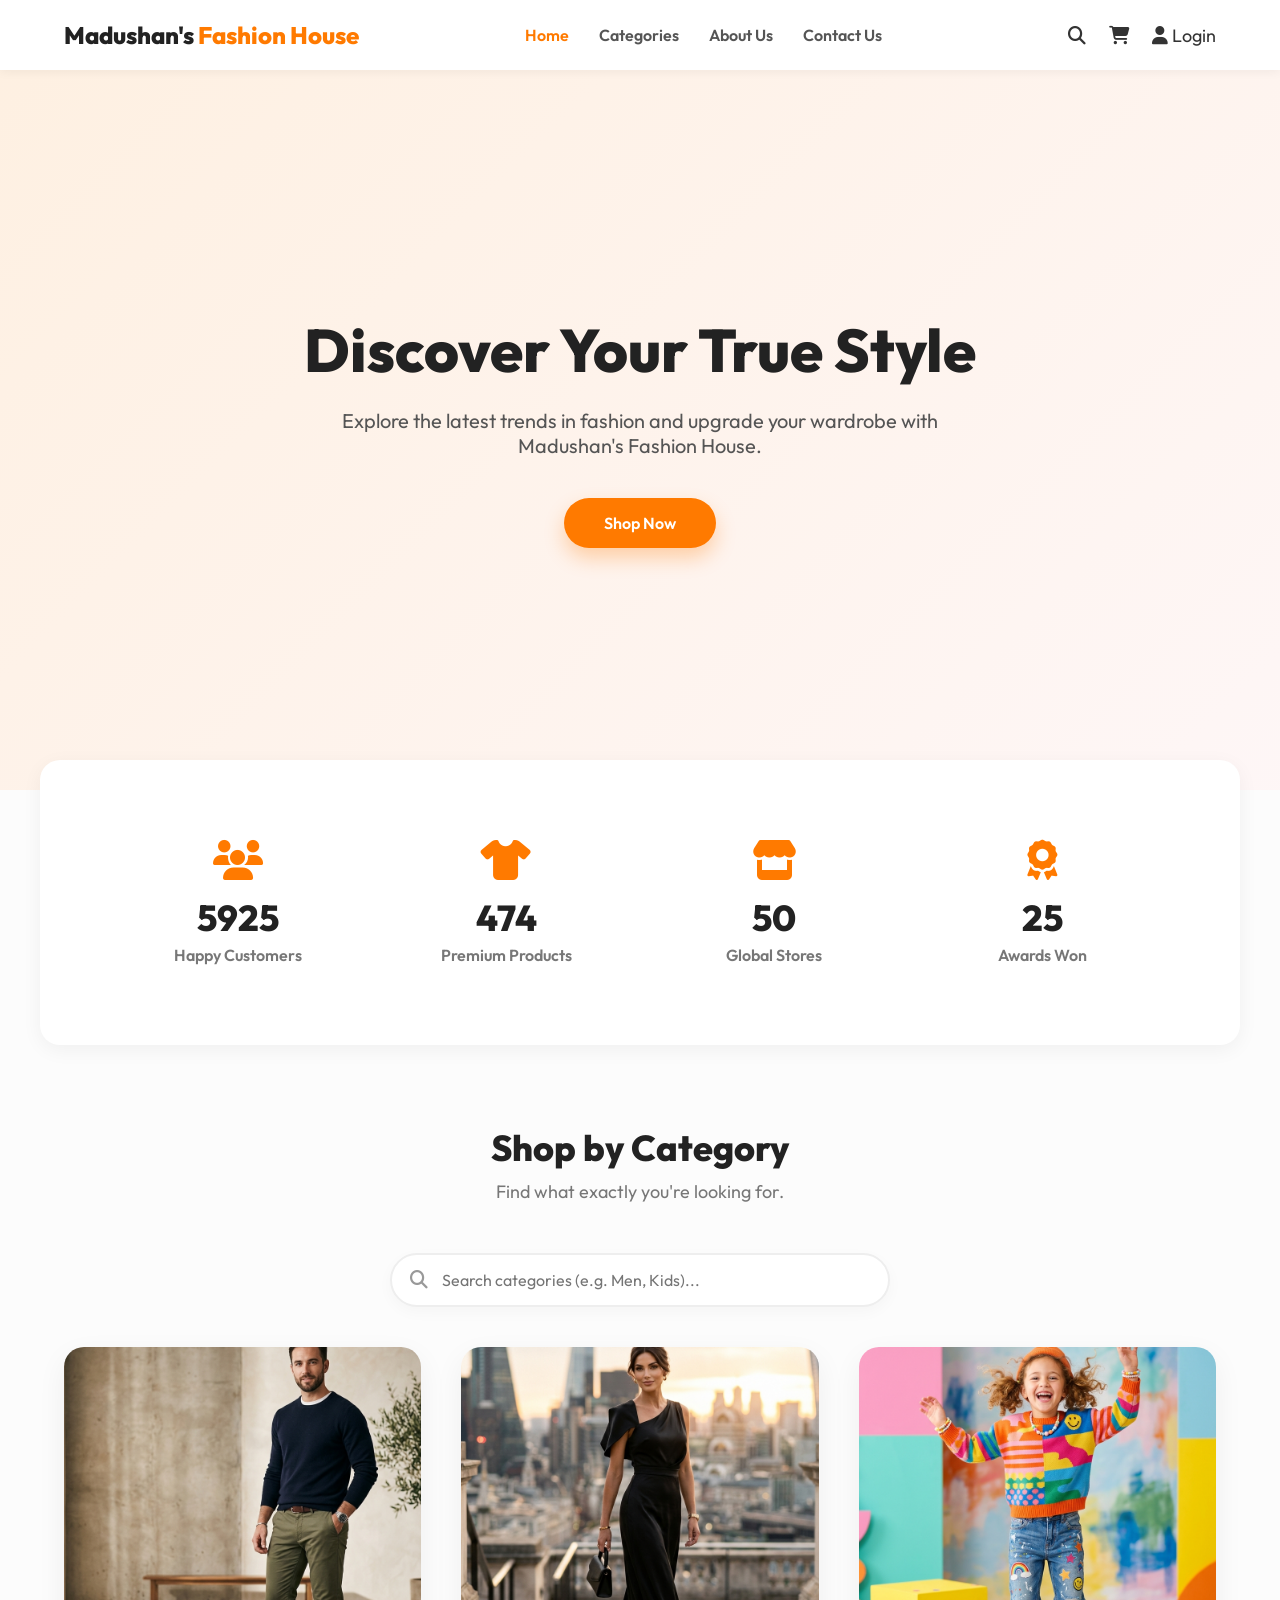
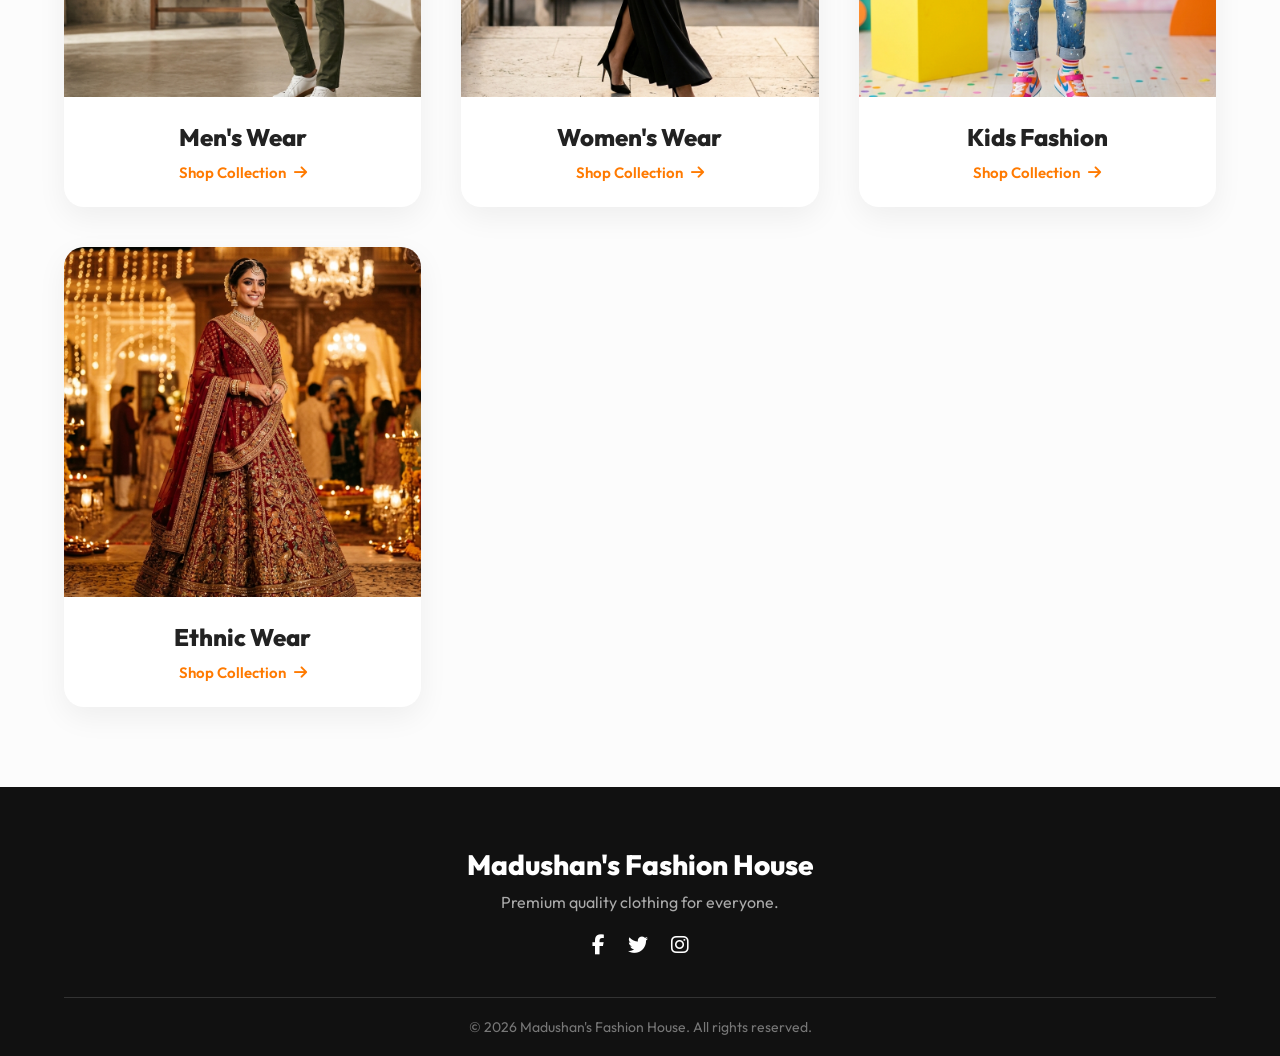
<file: index.html>
<!DOCTYPE html>
<html lang="en">
<head>
    <meta charset="UTF-8">
    <meta name="viewport" content="width=device-width, initial-scale=1.0">
    <title>Madushan's Fashion House</title>
    <link rel="stylesheet" href="assets/css/style.css">
    <link href="https://fonts.googleapis.com/css2?family=Outfit:wght@300;400;600;800&display=swap" rel="stylesheet">
    <link rel="stylesheet" href="https://cdnjs.cloudflare.com/ajax/libs/font-awesome/6.4.0/css/all.min.css">
</head>
<body>
    <!-- Navbar -->
    <nav class="navbar">
        <div class="logo">
            <h1>Madushan's <span>Fashion House</span></h1>
        </div>
        <ul class="nav-links">
            <li><a href="index.html" class="active">Home</a></li>
            <li><a href="index.html#categories">Categories</a></li>
            <li><a href="about.html">About Us</a></li>
            <li><a href="contact.html">Contact Us</a></li>
        </ul>
        <div class="nav-icons">
            <a href="#"><i class="fas fa-search"></i></a>
            <a href="#"><i class="fas fa-shopping-cart"></i></a>
            <a href="login.html"><i class="fas fa-user"></i> Login</a>
        </div>
    </nav>

    <!-- Hero Section -->
    <header class="hero">
        <div class="hero-content">
            <h2>Discover Your True Style</h2>
            <p>Explore the latest trends in fashion and upgrade your wardrobe with Madushan's Fashion House.</p>
            <a href="#categories" class="btn">Shop Now</a>
        </div>
    </header>

    <!-- number section -->
    <section class="stats-section">
        <div class="stat-box fade-in">
            <i class="fas fa-users"></i>
            <h3 class="counter" data-target="15000">0</h3>
            <p>Happy Customers</p>
        </div>
        <div class="stat-box fade-in">
            <i class="fas fa-tshirt"></i>
            <h3 class="counter" data-target="1200">0</h3>
            <p>Premium Products</p>
        </div>
        <div class="stat-box fade-in">
            <i class="fas fa-store"></i>
            <h3 class="counter" data-target="50">0</h3>
            <p>Global Stores</p>
        </div>
        <div class="stat-box fade-in">
            <i class="fas fa-award"></i>
            <h3 class="counter" data-target="25">0</h3>
            <p>Awards Won</p>
        </div>
    </section>

    <!-- categories -->
    <section id="categories" class="categories-section">
        <div class="section-title">
            <h2>Shop by Category</h2>
            <p>Find what exactly you're looking for.</p>
        </div>

        <!-- search filtering -->
        <div class="search-container fade-in">
            <div class="search-wrapper">
                <i class="fas fa-search"></i>
                <input type="text" id="categorySearch" placeholder="Search categories (e.g. Men, Kids)...">
            </div>
        </div>
        
        <div class="category-grid">
            <!-- card 1 -->
            <div class="category-card fade-in">
                <div class="card-image-wrapper">
                    <img src="assets/images/mens.png" alt="Men's Wear">
                </div>
                <div class="card-content">
                    <h3>Men's Wear</h3>
                    <a href="#" class="shop-link">Shop Collection <i class="fas fa-arrow-right"></i></a>
                </div>
            </div>

            <!-- Card 2 -->
            <div class="category-card fade-in">
                <div class="card-image-wrapper">
                    <img src="assets/images/womens.png" alt="Women's Wear">
                </div>
                <div class="card-content">
                    <h3>Women's Wear</h3>
                    <a href="#" class="shop-link">Shop Collection <i class="fas fa-arrow-right"></i></a>
                </div>
            </div>

            <!-- Card 3 -->
            <div class="category-card fade-in">
                <div class="card-image-wrapper">
                    <img src="assets/images/kids.png" alt="Kids Fashion">
                </div>
                <div class="card-content">
                    <h3>Kids Fashion</h3>
                    <a href="#" class="shop-link">Shop Collection <i class="fas fa-arrow-right"></i></a>
                </div>
            </div>

            <!-- Card 4 -->
            <div class="category-card fade-in">
                <div class="card-image-wrapper">
                    <img src="assets/images/ethnic.png" alt="Ethnic Wear">
                </div>
                <div class="card-content">
                    <h3>Ethnic Wear</h3>
                    <a href="#" class="shop-link">Shop Collection <i class="fas fa-arrow-right"></i></a>
                </div>
            </div>
        </div>
    </section>

    <!-- footer area -->
    <footer>
        <div class="footer-content">
            <h3>Madushan's Fashion House</h3>
            <p>Premium quality clothing for everyone.</p>
            <div class="socials">
                <a href="#"><i class="fab fa-facebook-f"></i></a>
                <a href="#"><i class="fab fa-twitter"></i></a>
                <a href="#"><i class="fab fa-instagram"></i></a>
            </div>
        </div>
        <div class="footer-bottom">
            <p>&copy; 2026 Madushan's Fashion House. All rights reserved.</p>
        </div>
    </footer>

    <script src="assets/js/script.js"></script>
</body>
</html>
</file>
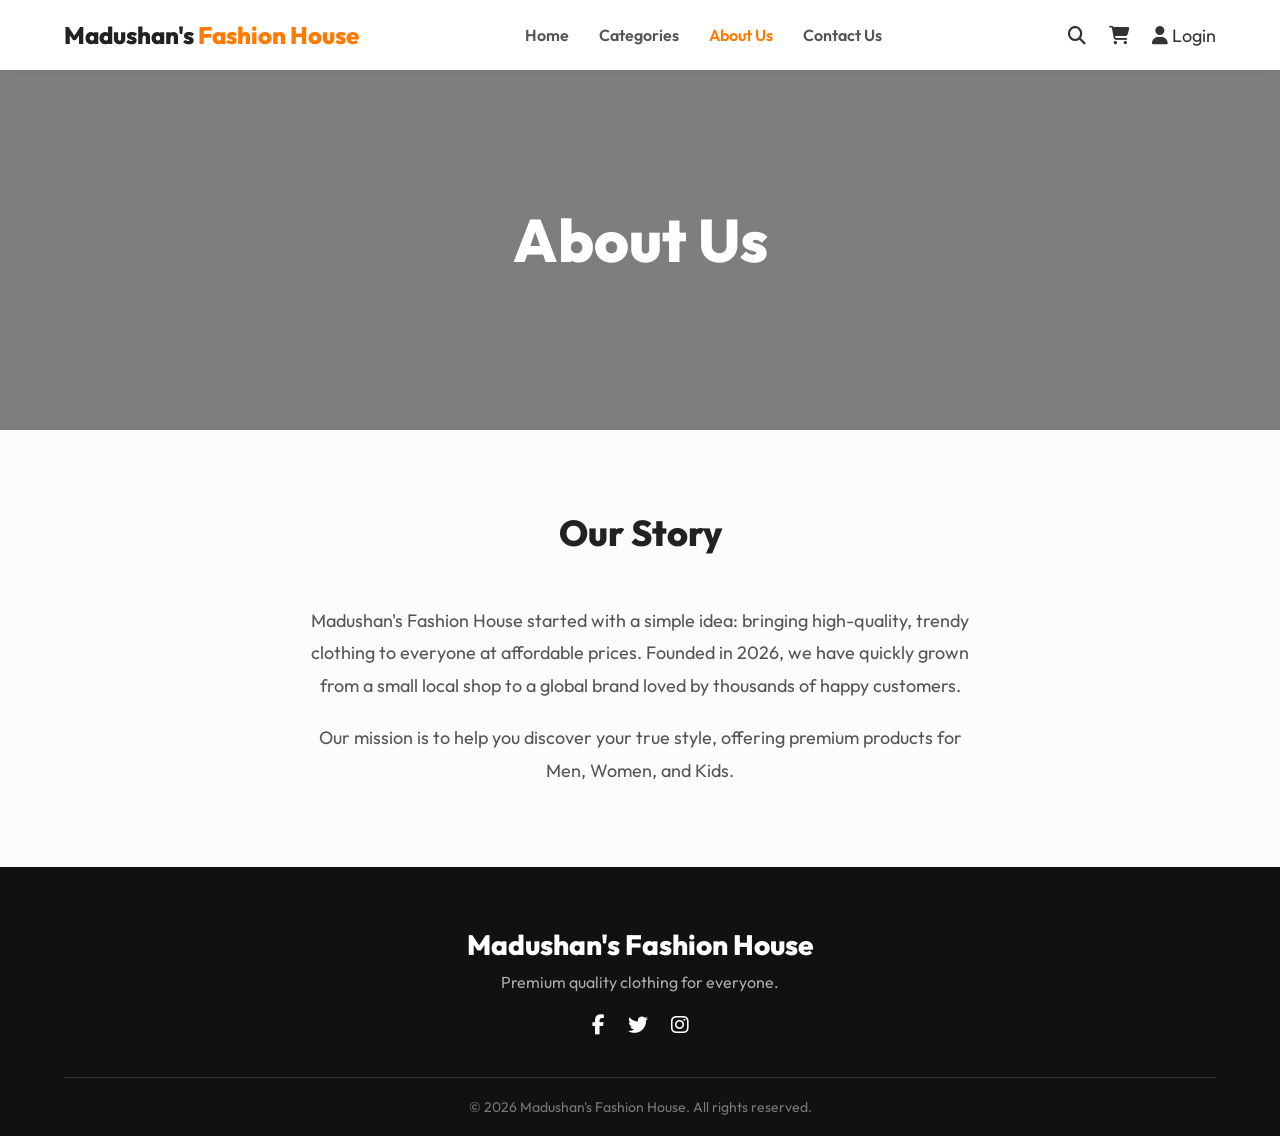
<file: about.html>
<!DOCTYPE html>
<html lang="en">
<head>
    <meta charset="UTF-8">
    <meta name="viewport" content="width=device-width, initial-scale=1.0">
    <title>About Us - Madushan's Fashion House</title>
    <link rel="stylesheet" href="assets/css/style.css">
    <link href="https://fonts.googleapis.com/css2?family=Outfit:wght@300;400;600;800&display=swap" rel="stylesheet">
    <link rel="stylesheet" href="https://cdnjs.cloudflare.com/ajax/libs/font-awesome/6.4.0/css/all.min.css">
</head>
<body>
    <!-- navbar -->
    <nav class="navbar">
        <div class="logo">
            <h1>Madushan's <span>Fashion House</span></h1>
        </div>
        <ul class="nav-links">
            <li><a href="index.html">Home</a></li>
            <li><a href="index.html#categories">Categories</a></li>
            <li><a href="about.html" class="active">About Us</a></li>
            <li><a href="contact.html">Contact Us</a></li>
        </ul>
        <div class="nav-icons">
            <a href="#"><i class="fas fa-search"></i></a>
            <a href="#"><i class="fas fa-shopping-cart"></i></a>
            <a href="login.html"><i class="fas fa-user"></i> Login</a>
        </div>
    </nav>

    <!-- header -->
    <header class="hero" style="height: 40vh; background-image: linear-gradient(rgba(0,0,0,0.5), rgba(0,0,0,0.5)), url('https://images.unsplash.com/photo-1441984904996-e0b6ba687e04?ixlib=rb-4.0.3&auto=format&fit=crop&w=1920&q=80');">
        <div class="hero-content">
            <h2 style="color: white;">About Us</h2>
        </div>
    </header>

    <!-- about text -->
    <section class="categories-section fade-in" style="max-width: 800px; margin: auto;">
        <div class="section-title">
            <h2>Our Story</h2>
        </div>
        <p style="font-size: 18px; line-height: 1.8; color: #555; text-align: center; margin-bottom: 20px;">
            Madushan's Fashion House started with a simple idea: bringing high-quality, trendy clothing to everyone at affordable prices. Founded in 2026, we have quickly grown from a small local shop to a global brand loved by thousands of happy customers.
        </p>
        <p style="font-size: 18px; line-height: 1.8; color: #555; text-align: center;">
            Our mission is to help you discover your true style, offering premium products for Men, Women, and Kids.
        </p>
    </section>

    <!-- footer -->
    <footer>
        <div class="footer-content">
            <h3>Madushan's Fashion House</h3>
            <p>Premium quality clothing for everyone.</p>
            <div class="socials">
                <a href="#"><i class="fab fa-facebook-f"></i></a>
                <a href="#"><i class="fab fa-twitter"></i></a>
                <a href="#"><i class="fab fa-instagram"></i></a>
            </div>
        </div>
        <div class="footer-bottom">
            <p>&copy; 2026 Madushan's Fashion House. All rights reserved.</p>
        </div>
    </footer>

    <script src="assets/js/script.js"></script>
</body>
</html>
</file>
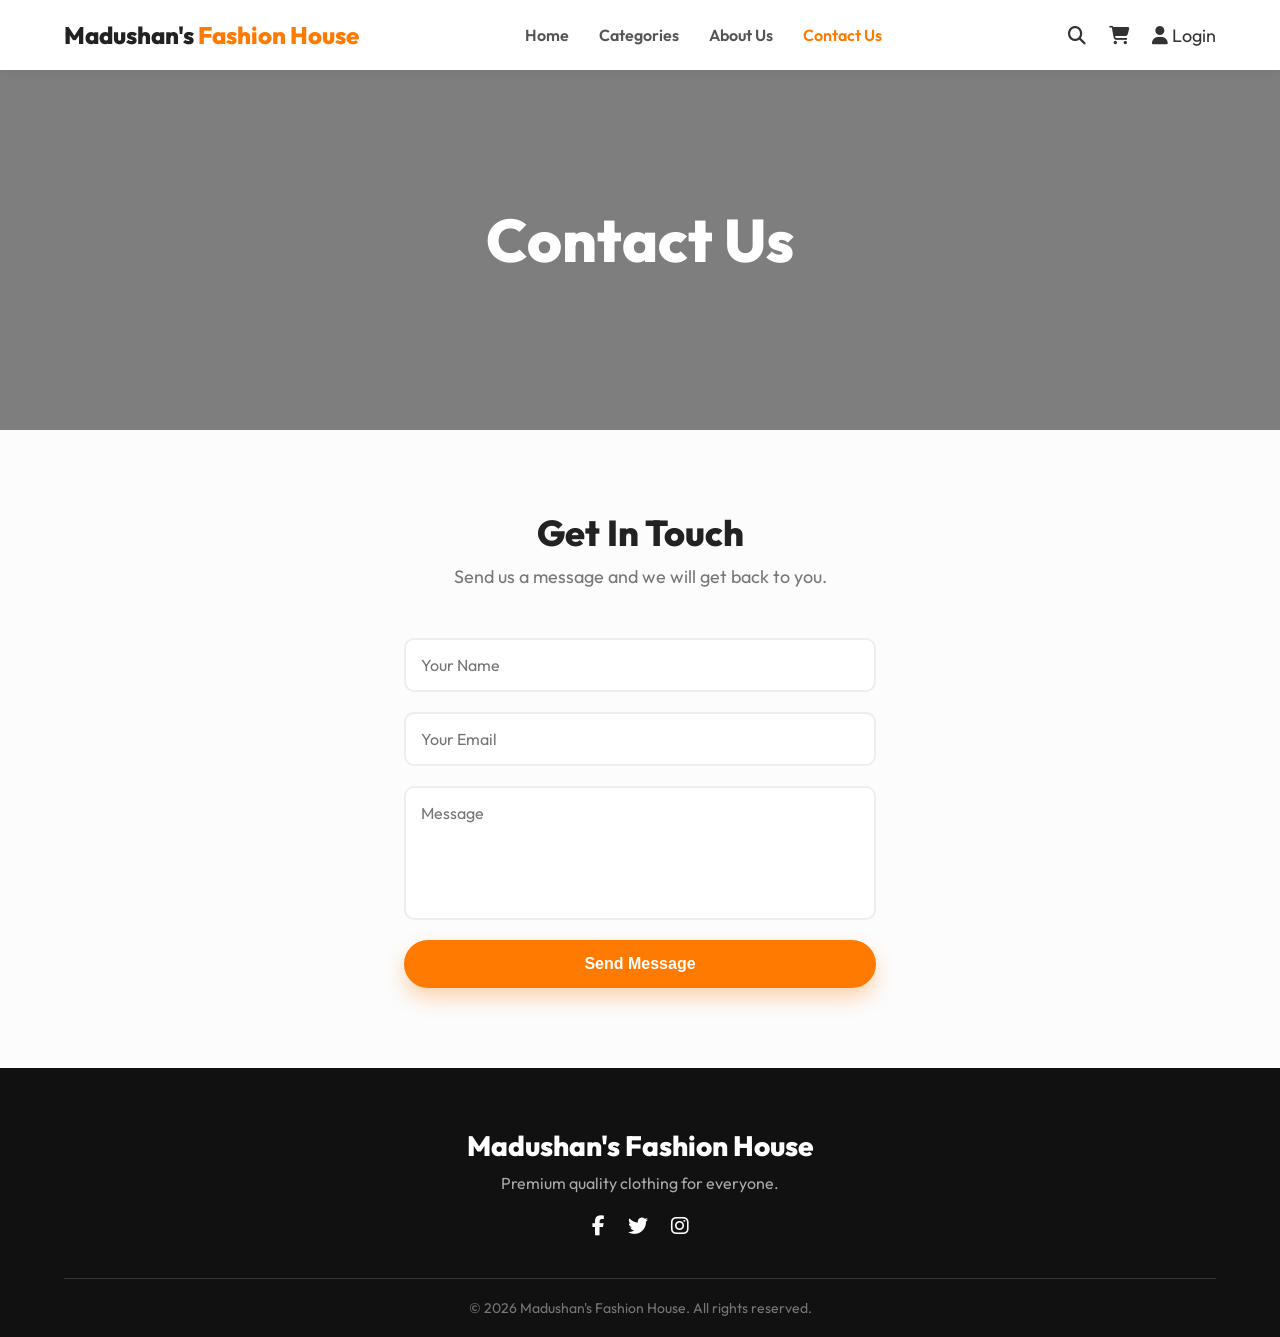
<file: contact.html>
<!DOCTYPE html>
<html lang="en">
<head>
    <meta charset="UTF-8">
    <meta name="viewport" content="width=device-width, initial-scale=1.0">
    <title>Contact Us - Madushan's Fashion House</title>
    <link rel="stylesheet" href="assets/css/style.css">
    <link href="https://fonts.googleapis.com/css2?family=Outfit:wght@300;400;600;800&display=swap" rel="stylesheet">
    <link rel="stylesheet" href="https://cdnjs.cloudflare.com/ajax/libs/font-awesome/6.4.0/css/all.min.css">
</head>
<body>
    <!-- navbar -->
    <nav class="navbar">
        <div class="logo">
            <h1>Madushan's <span>Fashion House</span></h1>
        </div>
        <ul class="nav-links">
            <li><a href="index.html">Home</a></li>
            <li><a href="index.html#categories">Categories</a></li>
            <li><a href="about.html">About Us</a></li>
            <li><a href="contact.html" class="active">Contact Us</a></li>
        </ul>
        <div class="nav-icons">
            <a href="#"><i class="fas fa-search"></i></a>
            <a href="#"><i class="fas fa-shopping-cart"></i></a>
            <a href="login.html"><i class="fas fa-user"></i> Login</a>
        </div>
    </nav>

    <!-- header -->
    <header class="hero" style="height: 40vh; background-image: linear-gradient(rgba(0,0,0,0.5), rgba(0,0,0,0.5)), url('https://images.unsplash.com/photo-1523381210434-271e8be1f52b?ixlib=rb-4.0.3&auto=format&fit=crop&w=1920&q=80');">
        <div class="hero-content">
            <h2 style="color: white;">Contact Us</h2>
        </div>
    </header>

    <!-- content area -->
    <section class="categories-section fade-in" style="max-width: 600px; margin: auto;">
        <div class="section-title">
            <h2>Get In Touch</h2>
            <p>Send us a message and we will get back to you.</p>
        </div>
        
        <form style="display: flex; flex-direction: column; gap: 20px;">
            <input type="text" placeholder="Your Name" style="padding: 15px; border: 2px solid #eee; border-radius: 10px; font-family: 'Outfit'; font-size: 16px;">
            <input type="email" placeholder="Your Email" style="padding: 15px; border: 2px solid #eee; border-radius: 10px; font-family: 'Outfit'; font-size: 16px;">
            <textarea placeholder="Message" rows="5" style="padding: 15px; border: 2px solid #eee; border-radius: 10px; font-family: 'Outfit'; font-size: 16px; resize: none;"></textarea>
            <button type="button" class="btn" onclick="alert('Message Sent!')" style="border: none; cursor: pointer;">Send Message</button>
        </form>
    </section>

    <!-- footer area -->
    <footer>
        <div class="footer-content">
            <h3>Madushan's Fashion House</h3>
            <p>Premium quality clothing for everyone.</p>
            <div class="socials">
                <a href="#"><i class="fab fa-facebook-f"></i></a>
                <a href="#"><i class="fab fa-twitter"></i></a>
                <a href="#"><i class="fab fa-instagram"></i></a>
            </div>
        </div>
        <div class="footer-bottom">
            <p>&copy; 2026 Madushan's Fashion House. All rights reserved.</p>
        </div>
    </footer>

    <script src="assets/js/script.js"></script>
</body>
</html>
</file>
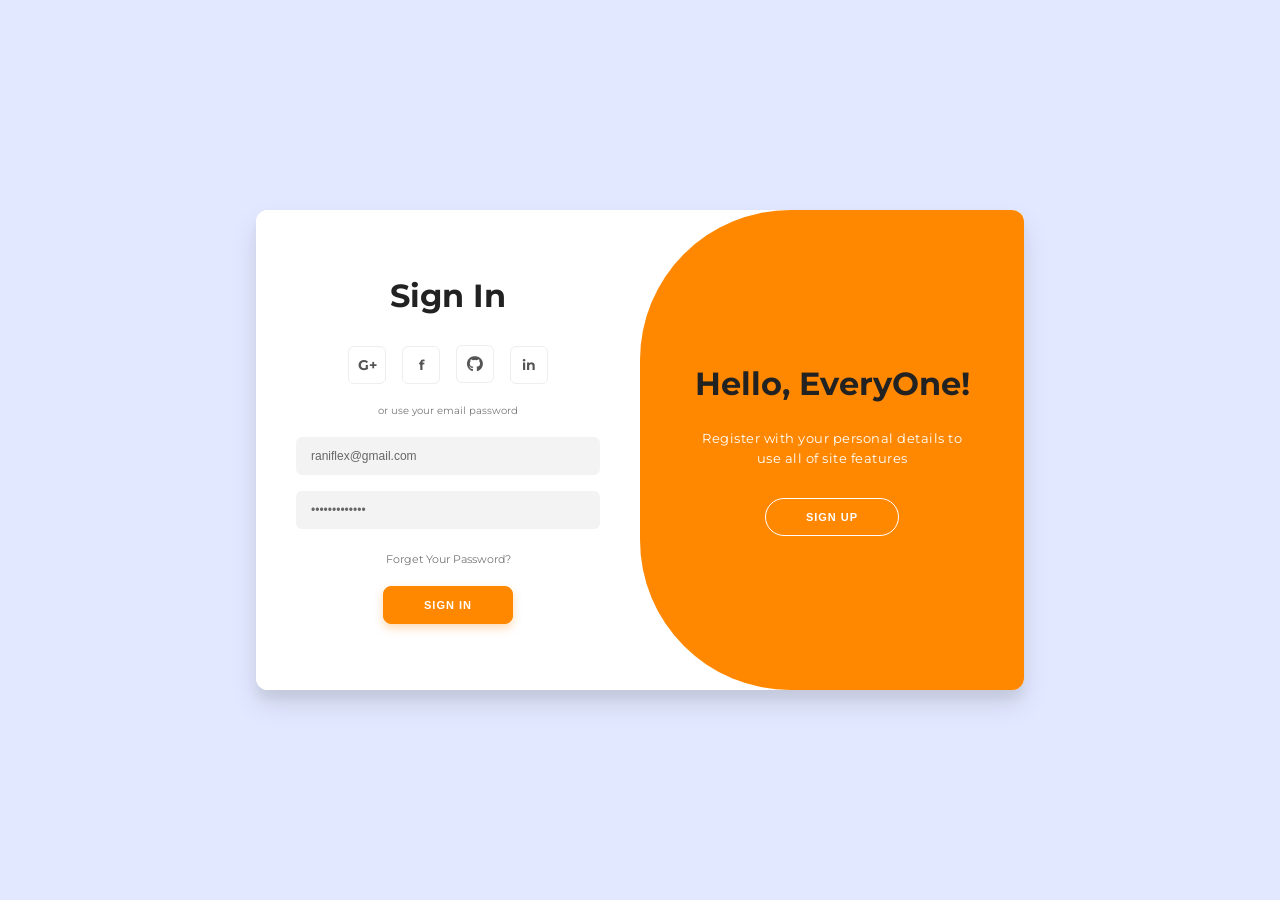
<file: login.html>
<!DOCTYPE html>
<html lang="en">
<head>
    <meta charset="UTF-8">
    <meta name="viewport" content="width=device-width, initial-scale=1.0">
    <title>Madushan's Fashion House - Login</title>
    <link rel="stylesheet" href="assets/css/login.css">
    <link href="https://fonts.googleapis.com/css2?family=Montserrat:wght@400;600;700;800&display=swap" rel="stylesheet">
    <link rel="stylesheet" href="https://cdnjs.cloudflare.com/ajax/libs/font-awesome/6.4.0/css/all.min.css">
</head>
<body>
    <div class="container" id="container">
        <!-- sign up part -->
        <div class="form-container sign-up-container">
            <form action="#">
                <h1>Create Account</h1>
                <div class="social-container">
                    <a href="#" class="social" style="font-weight:bold; font-size: 14px;">G+</a>
                    <a href="#" class="social" style="font-weight:bold; font-size: 14px;">f</a>
                    <a href="#" class="social"><i class="fab fa-github"></i></a>
                    <a href="#" class="social" style="font-weight:bold; font-size: 14px;">in</a>
                </div>
                <span class="sub-text">or use your email for registration</span>
                <input type="text" placeholder="Name" />
                <input type="email" placeholder="Email" />
                <input type="password" placeholder="Password" />
                <button type="button" class="form-btn">SIGN UP</button>
            </form>
        </div>
        
        <!-- sign in part -->
        <div class="form-container sign-in-container">
            <form action="#">
                <h1>Sign In</h1>
                <div class="social-container">
                    <a href="#" class="social" style="font-weight:bold; font-size: 14px;">G+</a>
                    <a href="#" class="social" style="font-weight:bold; font-size: 14px;">f</a>
                    <a href="#" class="social"><i class="fab fa-github"></i></a>
                    <a href="#" class="social" style="font-weight:bold; font-size: 14px;">in</a>
                </div>
                <span class="sub-text">or use your email password</span>
                <input type="email" placeholder="Email" id="email" value="raniflex@gmail.com" />
                <input type="password" placeholder="Password" id="password" value="............." />
                <a href="#" class="forget-password">Forget Your Password?</a>
                <button type="button" class="form-btn" id="signInBtnSubmit">SIGN IN</button>
            </form>
        </div>

        <!-- overlay -->
        <div class="overlay-container">
            <div class="overlay">
                <div class="overlay-panel overlay-left">
                    <h1>Welcome Back!</h1>
                    <p>To keep connected with us please login with your personal info</p>
                    <button class="ghost" id="signIn">SIGN IN</button>
                </div>
                <div class="overlay-panel overlay-right">
                    <h1>Hello, EveryOne!</h1>
                    <p>Register with your personal details to use all of site features</p>
                    <button class="ghost" id="signUp">SIGN UP</button>
                </div>
            </div>
        </div>
    </div>

    <script src="assets/js/login.js"></script>
</body>
</html>
</file>
<file: assets/css/style.css>
/* main css file for madushan's fashion house */
/* created for assignment */

* {
    margin: 0;
    padding: 0;
    box-sizing: border-box;
}

body {
    font-family: 'Outfit', sans-serif;
    color: #333;
    background-color: #fcfcfc;
    overflow-x: hidden;
}

/* Navbar */
.navbar {
    display: flex;
    justify-content: space-between;
    align-items: center;
    padding: 20px 5%;
    background-color: #fff;
    box-shadow: 0 2px 10px rgba(0,0,0,0.05);
    position: sticky;
    top: 0;
    z-index: 1000;
}

.logo h1 {
    font-size: 24px;
    font-weight: 800;
    color: #222;
}

.logo span {
    color: #ff7a00;
}

.nav-links {
    display: flex;
    list-style: none;
}

.nav-links li {
    margin: 0 15px;
}

.nav-links a {
    text-decoration: none;
    color: #555;
    font-weight: 600;
    font-size: 16px;
    transition: color 0.3s;
}

.nav-links a:hover, .nav-links a.active {
    color: #ff7a00;
}

.nav-icons a {
    color: #333;
    margin-left: 20px;
    text-decoration: none;
    font-size: 18px;
    transition: color 0.3s;
}

.nav-icons a:hover {
    color: #ff7a00;
}

/* Hero Section */
.hero {
    height: 80vh;
    background: linear-gradient(135deg, rgba(255, 237, 219, 0.8), rgba(255, 245, 245, 0.8)), url('https://images.unsplash.com/photo-1490481651871-ab68de25d43d?ixlib=rb-4.0.3&auto=format&fit=crop&w=1920&q=80') center/cover;
    display: flex;
    align-items: center;
    justify-content: center;
    text-align: center;
    padding: 0 20px;
}

.hero-content h2 {
    font-size: 60px;
    font-weight: 800;
    margin-bottom: 20px;
    color: #222;
    animation: slideDown 1s ease-out;
}

.hero-content p {
    font-size: 20px;
    color: #555;
    margin-bottom: 40px;
    max-width: 600px;
    margin-left: auto;
    margin-right: auto;
    animation: slideUp 1s ease-out;
}

.btn {
    display: inline-block;
    background-color: #ff7a00;
    color: #fff;
    padding: 15px 40px;
    border-radius: 30px;
    text-decoration: none;
    font-weight: 600;
    font-size: 16px;
    transition: all 0.3s;
    box-shadow: 0 10px 20px rgba(255, 122, 0, 0.3);
    animation: slideUp 1.2s ease-out;
}

.btn:hover {
    transform: translateY(-3px);
    box-shadow: 0 15px 25px rgba(255, 122, 0, 0.4);
    background-color: #e66e00;
}

/* Stats / Number Counting Section */
.stats-section {
    display: flex;
    justify-content: space-around;
    align-items: center;
    flex-wrap: wrap;
    background-color: #fff;
    padding: 60px 5%;
    box-shadow: 0 5px 20px rgba(0,0,0,0.05);
    margin-top: -30px;
    position: relative;
    z-index: 10;
    border-radius: 20px;
    max-width: 1200px;
    margin-left: auto;
    margin-right: auto;
}

.stat-box {
    text-align: center;
    padding: 20px;
    min-width: 200px;
}

.stat-box i {
    font-size: 40px;
    color: #ff7a00;
    margin-bottom: 15px;
}

.stat-box h3 {
    font-size: 36px;
    font-weight: 800;
    color: #222;
    margin-bottom: 5px;
}

.stat-box p {
    font-size: 16px;
    color: #777;
    font-weight: 600;
}

/* Categories Section */
.categories-section {
    padding: 80px 5%;
}

.section-title {
    text-align: center;
    margin-bottom: 50px;
}

.section-title h2 {
    font-size: 36px;
    font-weight: 800;
    color: #222;
    margin-bottom: 10px;
}

.section-title p {
    color: #777;
    font-size: 18px;
}

/* Search Filtering Part */
.search-container {
    display: flex;
    justify-content: center;
    margin-bottom: 40px;
}

.search-wrapper {
    position: relative;
    width: 100%;
    max-width: 500px;
}

.search-wrapper i {
    position: absolute;
    left: 20px;
    top: 50%;
    transform: translateY(-50%);
    color: #999;
    font-size: 18px;
}

.search-wrapper input {
    width: 100%;
    padding: 15px 20px 15px 50px;
    border: 2px solid #eee;
    border-radius: 30px;
    font-size: 16px;
    font-family: 'Outfit', sans-serif;
    color: #333;
    transition: all 0.3s;
    outline: none;
    box-shadow: 0 5px 15px rgba(0,0,0,0.03);
}

.search-wrapper input:focus {
    border-color: #ff7a00;
    box-shadow: 0 5px 20px rgba(255, 122, 0, 0.15);
}

.category-grid {
    display: grid;
    grid-template-columns: repeat(auto-fit, minmax(280px, 1fr));
    gap: 40px;
}

/* Category Card */
.category-card {
    background: #fff;
    border-radius: 20px;
    overflow: hidden;
    box-shadow: 0 10px 30px rgba(0,0,0,0.06);
    transition: all 0.4s ease;
    cursor: pointer;
    position: relative;
}

.category-card:hover {
    box-shadow: 0 20px 40px rgba(0,0,0,0.12);
    transform: translateY(-10px);
}

.card-image-wrapper {
    overflow: hidden;
    height: 350px;
    width: 100%;
}

.card-image-wrapper img {
    width: 100%;
    height: 100%;
    object-fit: cover;
    /* Zoom out effect based on user requirement */
    transform: scale(1.15);
    transition: transform 0.6s cubic-bezier(0.25, 0.46, 0.45, 0.94);
}

.category-card:hover .card-image-wrapper img {
    /* When hovered, zoom out to normal scale */
    transform: scale(1);
}

.card-content {
    padding: 25px;
    text-align: center;
}

.card-content h3 {
    font-size: 24px;
    font-weight: 800;
    margin-bottom: 10px;
    color: #222;
}

.shop-link {
    display: inline-block;
    color: #ff7a00;
    text-decoration: none;
    font-weight: 600;
    font-size: 15px;
    transition: color 0.3s;
}

.shop-link i {
    margin-left: 5px;
    transition: transform 0.3s;
}

.category-card:hover .shop-link i {
    transform: translateX(5px);
}

/* Footer Section */
footer {
    background: #111;
    color: #fff;
    padding: 60px 5% 20px;
    text-align: center;
}

.footer-content h3 {
    font-size: 28px;
    margin-bottom: 10px;
    font-weight: 800;
}

.footer-content p {
    color: #aaa;
    margin-bottom: 20px;
}

.socials a {
    color: #fff;
    font-size: 20px;
    margin: 0 10px;
    transition: color 0.3s;
}

.socials a:hover {
    color: #ff7a00;
}

.footer-bottom {
    margin-top: 40px;
    border-top: 1px solid #333;
    padding-top: 20px;
    color: #777;
    font-size: 14px;
}

/* Animations */
@keyframes slideDown {
    from { opacity: 0; transform: translateY(-30px); }
    to { opacity: 1; transform: translateY(0); }
}

@keyframes slideUp {
    from { opacity: 0; transform: translateY(30px); }
    to { opacity: 1; transform: translateY(0); }
}

/* Scroll Animation classes */
.fade-in {
    opacity: 0;
    transform: translateY(40px);
    transition: opacity 0.6s ease-out, transform 0.6s ease-out;
}

.fade-in.appear {
    opacity: 1;
    transform: translateY(0);
}

/* Responsive */
@media (max-width: 768px) {
    .nav-links {
        display: none;
    }
    .hero-content h2 {
        font-size: 40px;
    }
}
</file>
<file: assets/css/login.css>
/**
 * Madushan's Fashion House - Login Stylesheet
 * 
 * This file contains the CSS styles for the dual-panel login and registration interface.
 * It manages the sliding overlay animation effect and form layouts.
 */

* {
    box-sizing: border-box;
}

body {
    background: #e2e8ff;
    display: flex;
    justify-content: center;
    align-items: center;
    flex-direction: column;
    font-family: 'Montserrat', sans-serif;
    height: 100vh;
    margin: 0;
}

h1 {
    font-weight: 700;
    margin: 0 0 15px 0;
    color: #222;
}

p {
    font-size: 13px;
    font-weight: 400;
    line-height: 20px;
    letter-spacing: 0.5px;
    margin: 10px 0 30px;
    color: #fff;
    padding: 0 15px;
}

span.sub-text {
    font-size: 10px;
    color: #777;
    margin-bottom: 12px;
    margin-top: 5px;
}

a.forget-password {
    color: #777;
    font-size: 11px;
    text-decoration: none;
    margin: 15px 0;
}

button {
    border-radius: 8px;
    border: 1px solid #ff8800;
    background-color: #ff8800;
    color: #FFFFFF;
    font-size: 11px;
    font-weight: bold;
    padding: 12px 40px;
    letter-spacing: 1px;
    text-transform: uppercase;
    transition: transform 80ms ease-in;
    cursor: pointer;
}

button.ghost {
    background-color: transparent;
    border-color: #FFFFFF;
    border-radius: 20px; /* Ghost bounds has rounded pills in the screenshot */
}

button:active {
    transform: scale(0.95);
}

button:focus {
    outline: none;
}

.form-btn {
    margin-top: 5px;
    box-shadow: 0 4px 10px rgba(255, 136, 0, 0.3);
}

form {
    background-color: #FFFFFF;
    display: flex;
    align-items: center;
    justify-content: center;
    flex-direction: column;
    padding: 0 40px;
    height: 100%;
    text-align: center;
}

input {
    background-color: #f3f3f3;
    border: none;
    border-radius: 6px;
    padding: 12px 15px;
    margin: 8px 0;
    width: 100%;
    font-size: 12px;
    color: #666;
}

input:focus {
    outline: none;
    background-color: #eaeaea;
}

.container {
    background-color: #fff;
    border-radius: 12px;
    box-shadow: 0 14px 28px rgba(0,0,0,0.1), 0 10px 10px rgba(0,0,0,0.05);
    position: relative;
    overflow: hidden;
    width: 768px;
    max-width: 100%;
    min-height: 480px;
}

.form-container {
    position: absolute;
    top: 0;
    height: 100%;
    transition: all 0.6s ease-in-out;
}

.sign-in-container {
    left: 0;
    width: 50%;
    z-index: 2;
}

.container.right-panel-active .sign-in-container {
    transform: translateX(100%);
}

.sign-up-container {
    left: 0;
    width: 50%;
    opacity: 0;
    z-index: 1;
}

.container.right-panel-active .sign-up-container {
    transform: translateX(100%);
    opacity: 1;
    z-index: 5;
    animation: show 0.6s;
}

@keyframes show {
    0%, 49.99% {
        opacity: 0;
        z-index: 1;
    }
    50%, 100% {
        opacity: 1;
        z-index: 5;
    }
}

.overlay-container {
    position: absolute;
    top: 0;
    left: 50%;
    width: 50%;
    height: 100%;
    overflow: hidden;
    transition: transform 0.6s ease-in-out, border-radius 0.6s ease-in-out;
    z-index: 100;
    border-radius: 150px 0 0 150px;
}

.container.right-panel-active .overlay-container {
    transform: translateX(-100%);
    border-radius: 0 150px 150px 0;
}

.overlay {
    background: #ff8800; /* Solid orange like the screenshot */
    background-repeat: no-repeat;
    background-size: cover;
    background-position: 0 0;
    color: #FFFFFF;
    position: relative;
    left: -100%;
    height: 100%;
    width: 200%;
    transform: translateX(0);
    transition: transform 0.6s ease-in-out;
}

.container.right-panel-active .overlay {
    transform: translateX(50%);
}

.overlay-panel {
    position: absolute;
    display: flex;
    align-items: center;
    justify-content: center;
    flex-direction: column;
    padding: 0 40px;
    text-align: center;
    top: 0;
    height: 100%;
    width: 50%;
    transform: translateX(0);
    transition: transform 0.6s ease-in-out;
}

.overlay-left {
    transform: translateX(-20%);
}

.container.right-panel-active .overlay-left {
    transform: translateX(0);
}

.overlay-right {
    right: 0;
    transform: translateX(0);
}

.container.right-panel-active .overlay-right {
    transform: translateX(20%);
}

.social-container {
    margin: 15px 0;
}

.social-container a {
    border: 1px solid #eee;
    border-radius: 6px; /* Slightly rounded square icons */
    display: inline-flex;
    justify-content: center;
    align-items: center;
    margin: 0 6px;
    height: 38px;
    width: 38px;
    color: #555;
    text-decoration: none;
    transition: 0.3s;
}

.social-container a:hover {
    background-color: #f3f3f3;
}
</file>
